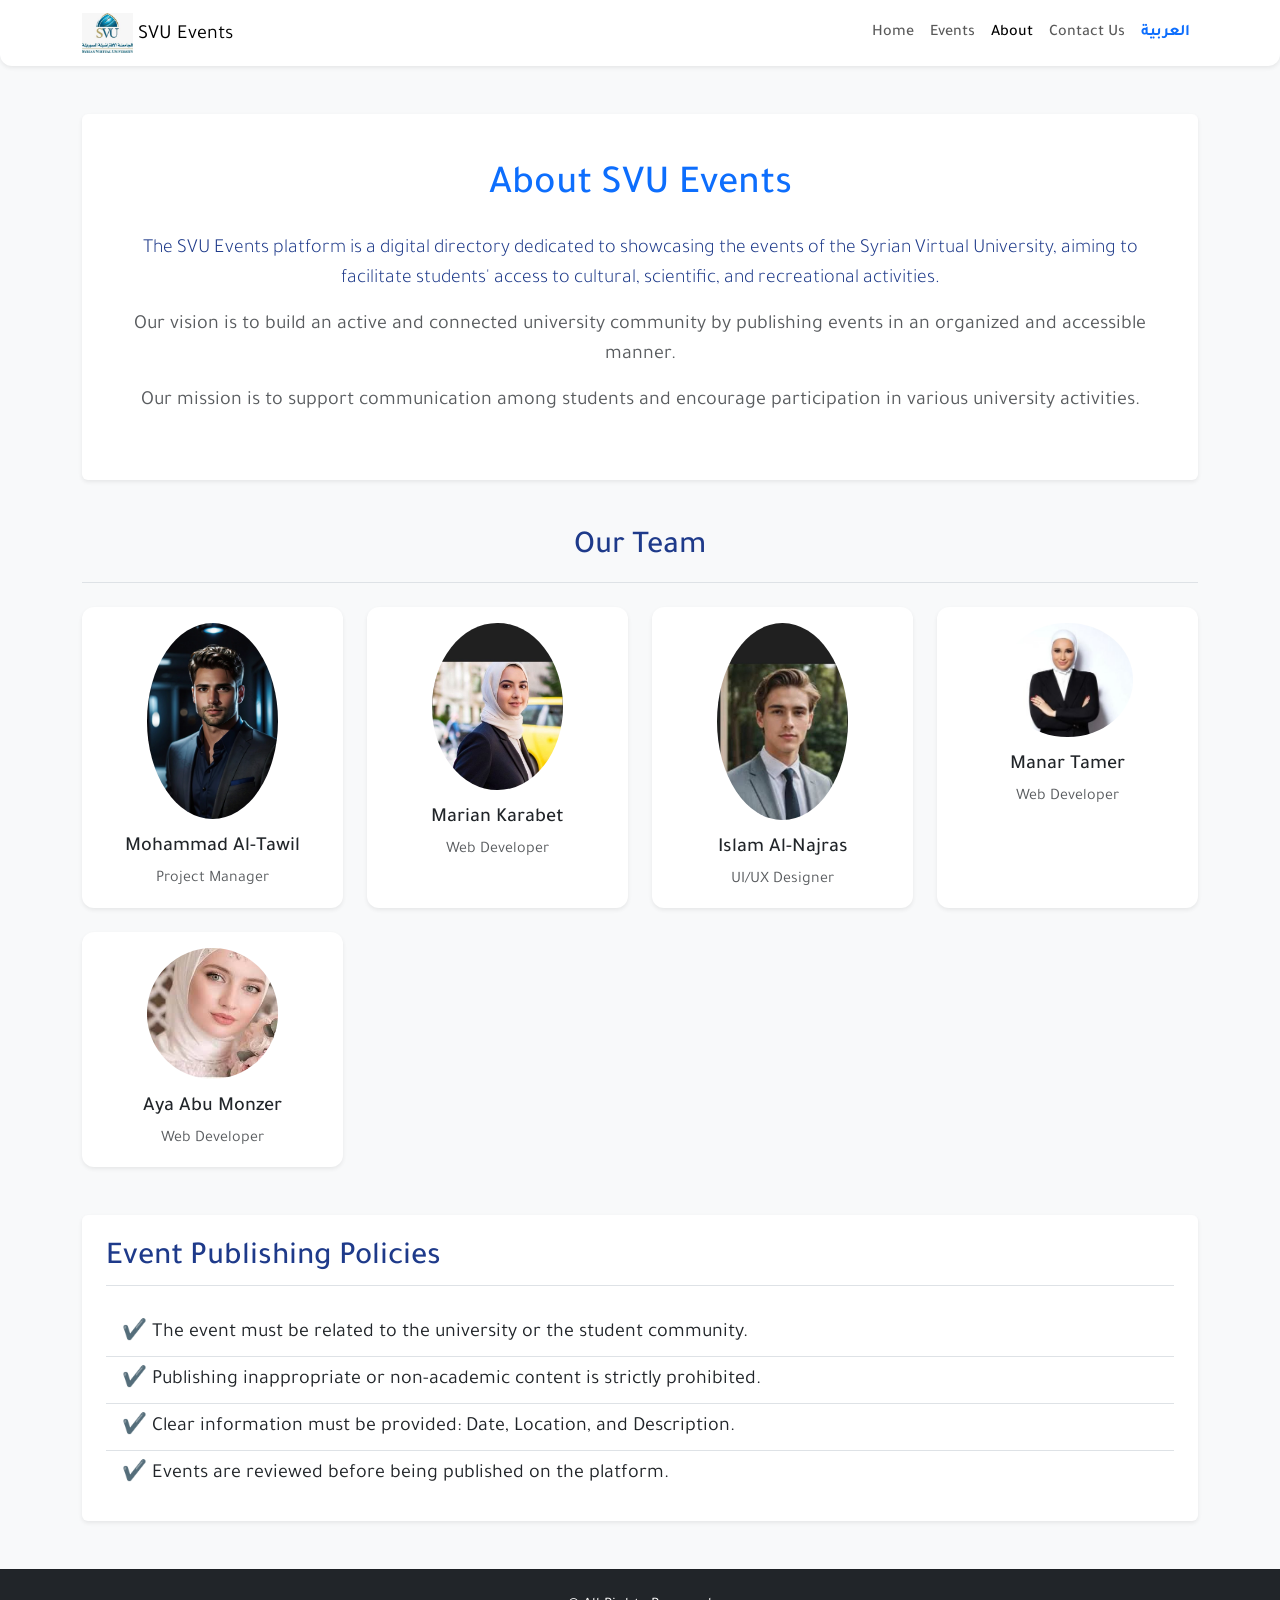
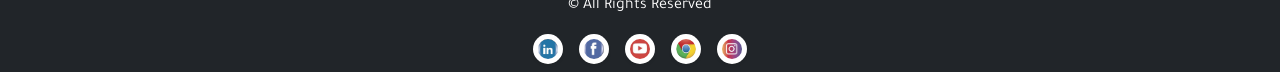
<file: about_en.html>
<!DOCTYPE html>
<html lang="en" dir="ltr">
<head>
    <meta charset="UTF-8">
    <meta name="viewport" content="width=device-width, initial-scale=1.0">
    <title>Events Directory | About</title>

    <link rel="stylesheet" href="https://cdn.jsdelivr.net/npm/bootstrap@5.3.0/dist/css/bootstrap.min.css">
    <link href="https://fonts.googleapis.com/css2?family=Tajawal&family=Cairo&display=swap" rel="stylesheet">
    <link rel="stylesheet" href="assets/css/styles.css">
</head>

<body class="bg-light">

    <header>
        <nav class="navbar navbar-expand-lg navbar-light bg-white shadow-sm">
            <div class="container">
                <a class="navbar-brand" href="index_en.html">
                    <img src="assets/img/logo.png" alt="SVU Events" height="40">
                    SVU Events
                </a>
                <button class="navbar-toggler" type="button" data-bs-toggle="collapse" data-bs-target="#navbarNav">
                    <span class="navbar-toggler-icon"></span>
                </button>
                <div class="collapse navbar-collapse" id="navbarNav">
                    <ul class="navbar-nav ms-auto">
                        <li class="nav-item">
                            <a class="nav-link" href="index_en.html">Home</a></li>
                        <li class="nav-item">
                            <a class="nav-link" href="events_en.html">Events</a></li>
                        <li class="nav-item">
                            <a class="nav-link active" href="about_en.html">About</a></li>
                        <li class="nav-item">
                            <a class="nav-link" href="contact_en.html">Contact Us</a></li>
                        <li class="nav-item">
                            <a class="nav-link fw-bold text-primary" href="about.html">العربية</a></li>
                    </ul>
                </div>
            </div>
        </nav>
    </header>

    <main class="container mt-5 mb-5">

        <section class="mb-5 text-center bg-white p-5 rounded shadow-sm">
            <h1 class="mb-4 text-primary">About SVU Events</h1>
            <p class="lead">The SVU Events platform is a digital directory dedicated to showcasing the events of the Syrian Virtual University, aiming to facilitate students' access to cultural, scientific, and recreational activities.</p>
            <p class="fs-5 text-muted">Our vision is to build an active and connected university community by publishing events in an organized and accessible manner.</p>
            <p class="fs-5 text-muted">Our mission is to support communication among students and encourage participation in various university activities.</p>
        </section>

        <section class="mb-5">
            <h2 class="mb-4 text-center border-bottom pb-3">Our Team</h2>
            <div class="row g-4 text-center">
                
                <div class="col-md-3 col-sm-6">
                    <div class="card border-0 shadow-sm h-100">
                        <img src="assets/img/team1.png" class="card-img-top w-50 mx-auto mt-3 rounded-circle" alt="Mohammad Al-Tawil">
                        <div class="card-body">
                            <h3 class="card-title h5">Mohammad Al-Tawil</h3>
                            <p class="card-text text-muted">Project Manager</p>
                        </div>
                    </div>
                </div>

                <div class="col-md-3 col-sm-6">
                    <div class="card border-0 shadow-sm h-100">
                        <img src="assets/img/team2.png" class="card-img-top w-50 mx-auto mt-3 rounded-circle" alt="Marian Karabet">
                        <div class="card-body">
                            <h3 class="card-title h5">Marian Karabet</h3>
                            <p class="card-text text-muted">Web Developer</p>
                        </div>
                    </div>
                </div>

                <div class="col-md-3 col-sm-6">
                    <div class="card border-0 shadow-sm h-100">
                        <img src="assets/img/team5.png" class="card-img-top w-50 mx-auto mt-3 rounded-circle" alt="Islam Al-Najras">
                        <div class="card-body">
                            <h3 class="card-title h5">Islam Al-Najras</h3>
                            <p class="card-text text-muted">UI/UX Designer</p>
                        </div>
                    </div>
                </div>

                <div class="col-md-3 col-sm-6">
                    <div class="card border-0 shadow-sm h-100">
                        <img src="assets/img/team3.png" class="card-img-top w-50 mx-auto mt-3 rounded-circle" alt="Manar Tamer">
                        <div class="card-body">
                            <h3 class="card-title h5">Manar Tamer</h3>
                            <p class="card-text text-muted">Web Developer</p>
                        </div>
                    </div>
                </div>


                <div class="col-md-3 col-sm-6">
                    <div class="card border-0 shadow-sm h-100">
                        <img src="assets/img/team4.png" class="card-img-top w-50 mx-auto mt-3 rounded-circle" alt="Aya Abu Monzer">
                        <div class="card-body">
                            <h3 class="card-title h5">Aya Abu Monzer</h3>
                            <p class="card-text text-muted">Web Developer</p>
                        </div>
                    </div>
                </div>
            </div>
        </section>

        <section class="bg-white p-4 rounded shadow-sm">
            <h2 class="mb-4 border-bottom pb-2">Event Publishing Policies</h2>
            <ul class="list-group list-group-flush fs-5">
                <li class="list-group-item bg-transparent">✔️ The event must be related to the university or the student community.</li>
                <li class="list-group-item bg-transparent">✔️ Publishing inappropriate or non-academic content is strictly prohibited.</li>
                <li class="list-group-item bg-transparent">✔️ Clear information must be provided: Date, Location, and Description.</li>
                <li class="list-group-item bg-transparent">✔️ Events are reviewed before being published on the platform.</li>
            </ul>
        </section>

    </main>

    <footer class="bg-dark text-white pt-4 pb-2 mt-auto">
        <div class="container text-center">
            <p>© All Rights Reserved</p>
            <div class="d-flex justify-content-center gap-3 mt-3">
                <a href="#">   
                    <img src="assets/img/linkedin.png" alt="LinkedIn" width="30"></a>
                <a href="#">
                    
                <img src="assets/img/facebook.png" alt="Facebook" width="30"></a>
                <a href="#">
                <img src="assets/img/youtube.png" alt="YouTube" width="30"></a>
                <a href="#">
                    <img src="assets/img/google.png" alt="SVU" width="30"></a>
                <a href="#">
                    <img src="assets/img/insta.png" alt="Instagram" width="30"></a>
            </div>
        </div>
    </footer>

    <script src="https://cdn.jsdelivr.net/npm/bootstrap@5.3.0/dist/js/bootstrap.bundle.min.js"></script>
    <script src="assets/js/main.js"></script>
</body>
</html>
</file>
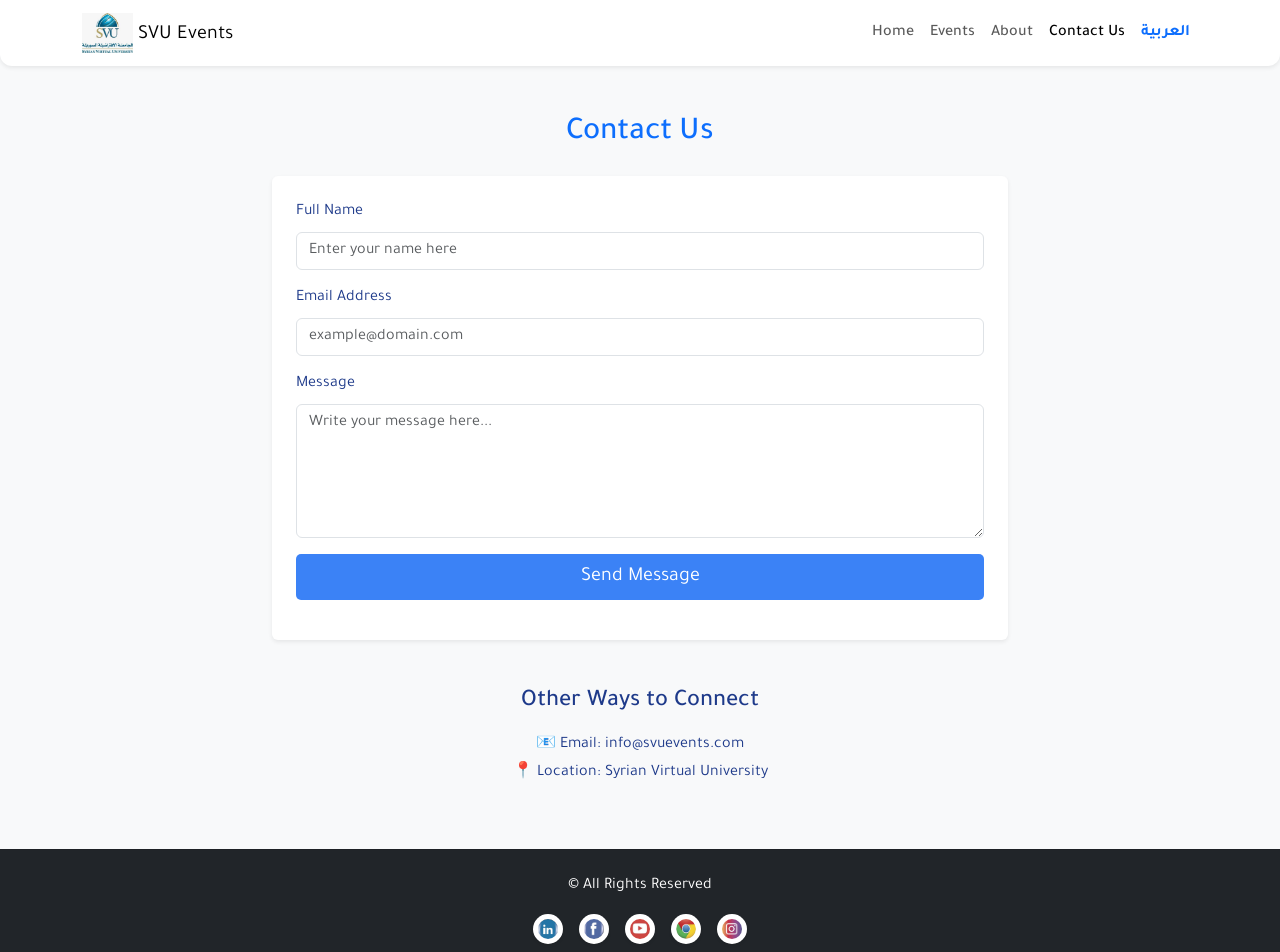
<file: contact_en.html>
<!DOCTYPE html>
<html lang="en" dir="ltr">
<head>
    <meta charset="UTF-8">
    <meta name="viewport" content="width=device-width, initial-scale=1.0">
    <title>Events Directory | Contact Us</title>

    <link rel="stylesheet" href="https://cdn.jsdelivr.net/npm/bootstrap@5.3.0/dist/css/bootstrap.min.css">
    
    <link href="https://fonts.googleapis.com/css2?family=Tajawal&family=Cairo&display=swap" rel="stylesheet">
    
    <link rel="stylesheet" href="assets/css/styles.css">
</head>
<body class="bg-light d-flex flex-column min-vh-100">

    <header>
        <nav class="navbar navbar-expand-lg navbar-light bg-white shadow-sm">
            <div class="container">
                <a class="navbar-brand" href="index_en.html">
                    <img src="assets/img/logo.png" alt="SVU Events" height="40">
                    SVU Events
                </a>
                <button class="navbar-toggler" type="button" data-bs-toggle="collapse" data-bs-target="#navbarNav">
                    <span class="navbar-toggler-icon"></span>
                </button>
                <div class="collapse navbar-collapse" id="navbarNav">
                    <ul class="navbar-nav ms-auto">
                        <li class="nav-item">
                            <a class="nav-link" href="index_en.html">Home</a></li>
                        <li class="nav-item">
                            <a class="nav-link" href="events_en.html">Events</a></li>
                        <li class="nav-item">
                            <a class="nav-link" href="about_en.html">About</a></li>
                        <li class="nav-item">
                            
                            <a class="nav-link active" href="contact_en.html">Contact Us</a></li>
                        <li class="nav-item">
                            <a class="nav-link fw-bold text-primary" href="contact.html">العربية</a></li>
                    </ul>
                </div>
            </div>
        </nav>
    </header>

    <main class="container mt-5 mb-5 flex-grow-1">
        <div class="row justify-content-center">
            <div class="col-md-8">
                <h2 class="mb-4 text-center text-primary">Contact Us</h2>
                
                <div class="bg-white p-4 rounded shadow-sm">
                    <form id="contactForm">
                        <div class="mb-3">
                            <label for="name" class="form-label">Full Name</label>
                            <input type="text" id="name" class="form-control" placeholder="Enter your name here">
                        </div>
                        
                        <div class="mb-3">
                            <label for="email" class="form-label">Email Address</label>
                            <input type="email" id="email" class="form-control" placeholder="example@domain.com">
                        </div>
                        
                        <div class="mb-3">
                            <label for="message" class="form-label">Message</label>
                            <textarea id="message" class="form-control" rows="5" placeholder="Write your message here..."></textarea>
                        </div>
                        
                        <button type="submit" class="btn btn-primary w-100 fs-5">Send Message</button>
                        
                        <div id="alertBox" class="mt-3"></div>
                    </form>
                </div>

                <div class="mt-5 text-center">
                    <h4 class="mb-3">Other Ways to Connect</h4>
                    <p class="mb-1">📧 Email: info@svuevents.com</p>
                    <p>📍 Location: Syrian Virtual University</p>
                </div>
            </div>
        </div>
    </main>

    <footer class="bg-dark text-white pt-4 pb-2 mt-auto">
        <div class="container text-center">
            <p>© All Rights Reserved</p>
            <div class="d-flex justify-content-center gap-3 mt-3">
                <a href="#"><img src="assets/img/linkedin.png" alt="LinkedIn" width="30"></a>
                <a href="#"><img src="assets/img/facebook.png" alt="Facebook" width="30"></a>
                <a href="#"><img src="assets/img/youtube.png" alt="YouTube" width="30"></a>
                <a href="#"><img src="assets/img/google.png" alt="SVU" width="30"></a>
                <a href="#"><img src="assets/img/insta.png" alt="Instagram" width="30"></a>
            </div>
        </div>
    </footer>

    <script src="https://cdn.jsdelivr.net/npm/bootstrap@5.3.0/dist/js/bootstrap.bundle.min.js"></script>
    <script src="assets/js/main.js"></script>
</body>
</html>
</file>
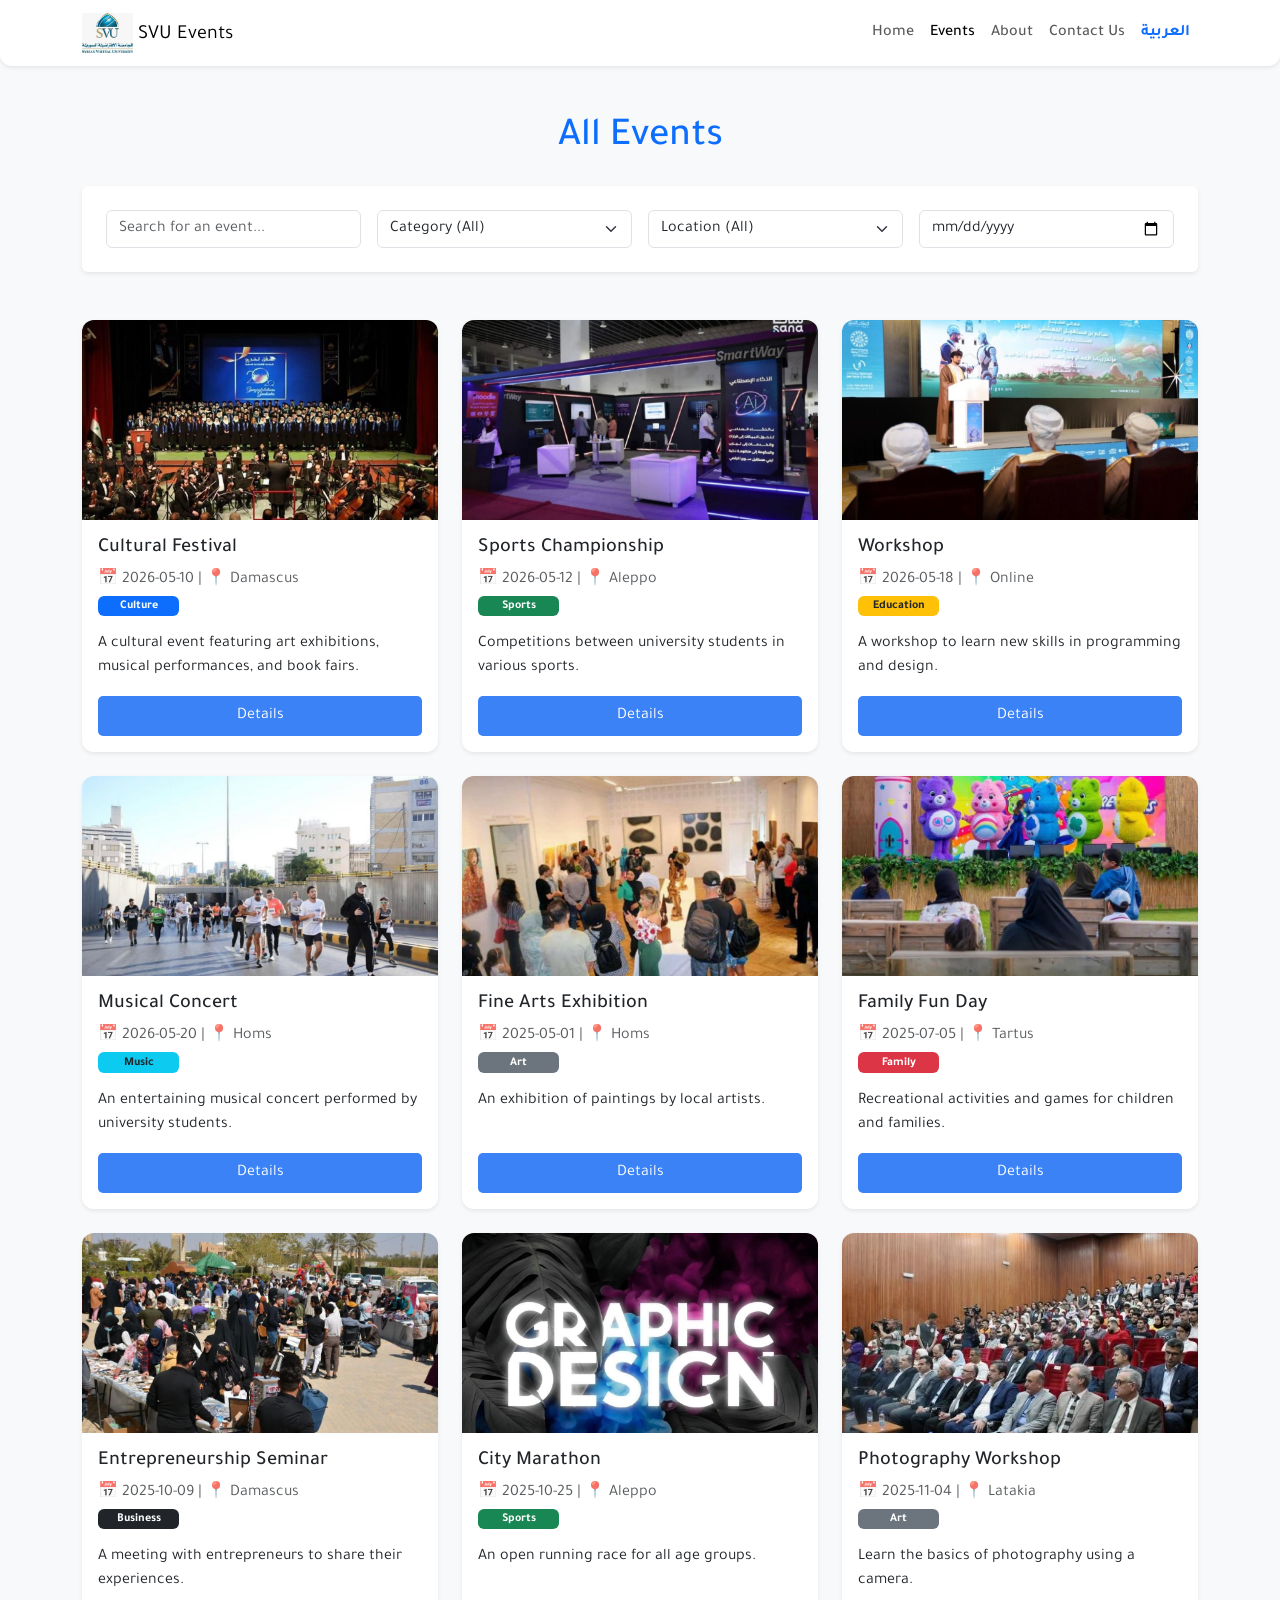
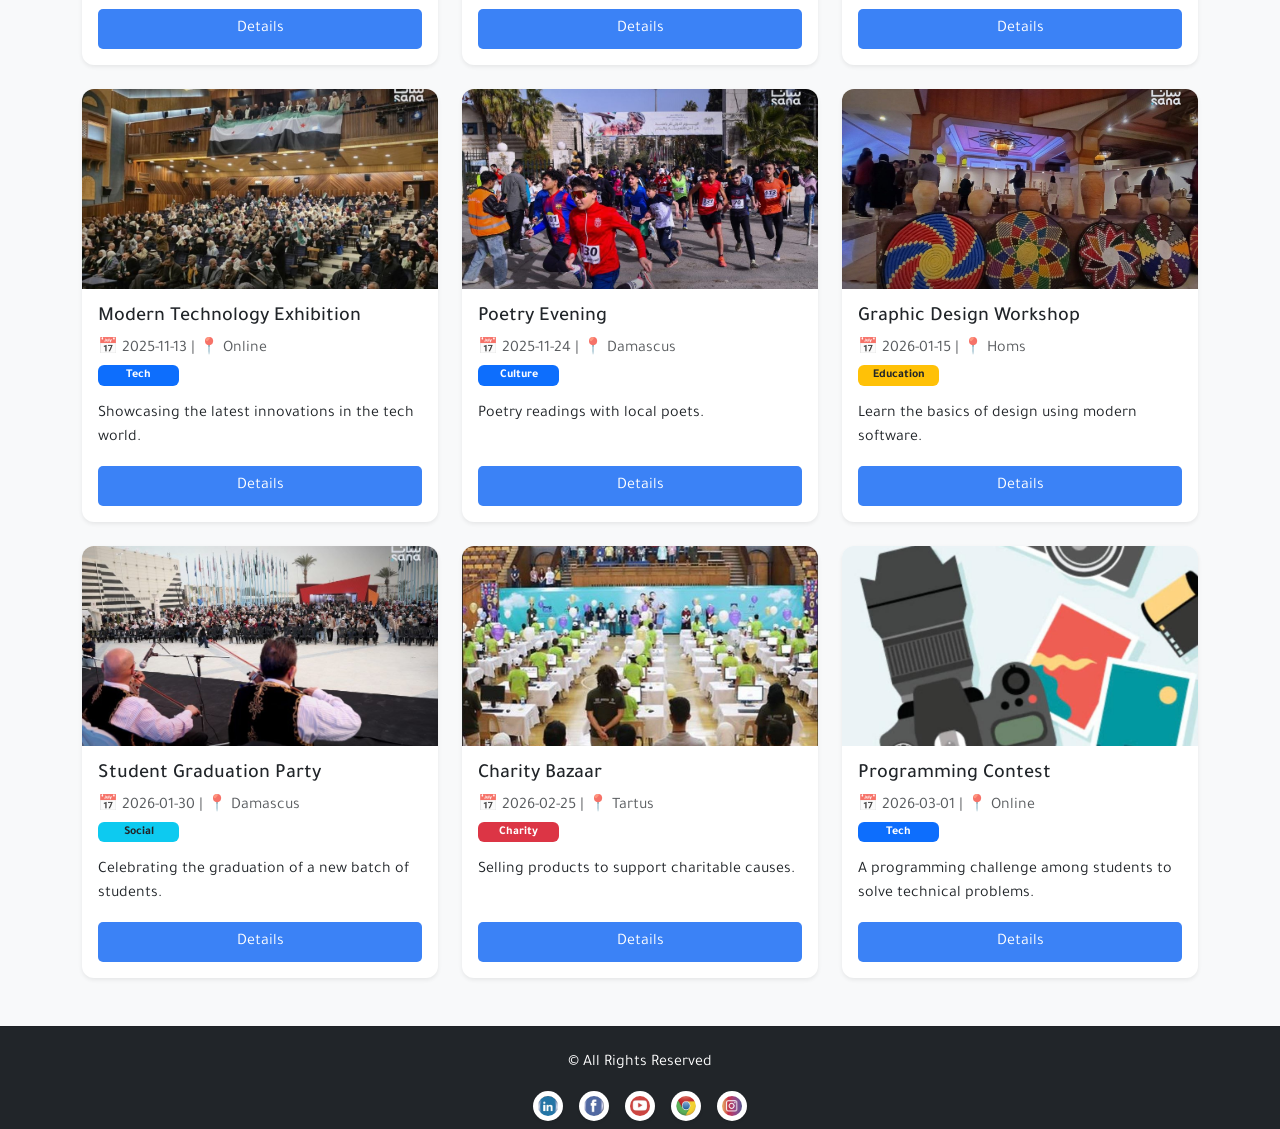
<file: events_en.html>
<!DOCTYPE html>
<html lang="en" dir="ltr">
<head>
    <meta charset="UTF-8">
    <meta name="viewport" content="width=device-width, initial-scale=1.0">
    <title>Events Directory | All Events</title>

    <link rel="stylesheet" href="https://cdn.jsdelivr.net/npm/bootstrap@5.3.0/dist/css/bootstrap.min.css">
    <link href="https://fonts.googleapis.com/css2?family=Tajawal&family=Cairo&display=swap" rel="stylesheet">
    <link rel="stylesheet" href="assets/css/styles.css">
</head>

<body class="bg-light">

    <header>
        <nav class="navbar navbar-expand-lg navbar-light bg-white shadow-sm">
            <div class="container">
                <a class="navbar-brand" href="index_en.html">
                    <img src="assets/img/logo.png" alt="SVU Events" height="40">
                    SVU Events
                </a>
                <button class="navbar-toggler" type="button" data-bs-toggle="collapse" data-bs-target="#navbarNav">
                    <span class="navbar-toggler-icon"></span>
                </button>
                <div class="collapse navbar-collapse" id="navbarNav">
                    <ul class="navbar-nav ms-auto">
                        <li class="nav-item"> 
                            <a class="nav-link" href="index_en.html">Home</a></li>
                        <li class="nav-item">
                            <a class="nav-link active" href="events_en.html">Events</a></li>
                        <li class="nav-item">
                            <a class="nav-link" href="about_en.html">About</a></li>
                        <li class="nav-item">
                            <a class="nav-link" href="contact_en.html">Contact Us</a></li>
                        <li class="nav-item">
                            <a class="nav-link fw-bold text-primary" href="events.html">العربية</a></li>
                    </ul>
                </div>
            </div>
        </nav>
    </header>

    <main class="container mt-5 mb-5">

        <h1 class="mb-4 text-primary text-center">All Events</h1>

        <section class="bg-white p-4 rounded shadow-sm mb-5">
            <div class="row g-3">
                <div class="col-md-3">
                    <input type="text" class="form-control" placeholder="Search for an event...">
                </div>
                <div class="col-md-3">
                    <select id="categoryFilter" class="form-select">
                        <option selected>Category (All)</option>
                        <option>Culture</option>
                        <option>Sports</option>
                        <option>Education</option>
                        <option>Music</option>
                         <option>art</option>
                        <option>family</option>
                        <option>Business</option>
                        <option>technique</option>
                        <option>Charity</option>
                        <option>social</option>
                    </select>
                </div>
                <div class="col-md-3">
                    <select class="form-select">
                        <option selected>Location (All)</option>
                        <option>Damascus</option>
                        <option>Aleppo</option>
                        <option>Homs</option>
                        <option>Online</option>
                    </select>
                </div>
                <div class="col-md-3">
                    <input type="date" class="form-control">
                </div>
            </div>
        </section>

        <section>
            <div class="row g-4">
                
                <div class="col-md-4 col-sm-6">
                    <div class="card h-100 shadow-sm border-0">
                        <img src="assets/img/event1.jpg" class="card-img-top" alt="Cultural Festival" style="height: 200px; object-fit: cover;">
                        <div class="card-body d-flex flex-column">
                            <h3 class="card-title h5">Cultural Festival</h3>
                            <p class="text-muted mb-1">📅 2026-05-10 | 📍 Damascus</p>
                            <p class="badge bg-primary w-25">Culture</p>
                            <p class="card-text flex-grow-1">A cultural event featuring art exhibitions, musical performances, and book fairs.</p>
                            <a href="event_en.html?id=1" class="btn btn-outline-primary mt-auto">Details</a>
                        </div>
                    </div>
                </div>

                <div class="col-md-4 col-sm-6">
                    <div class="card h-100 shadow-sm border-0">
                        <img src="assets/img/event2.jpg" class="card-img-top" alt="Sports Championship" style="height: 200px; object-fit: cover;">
                        <div class="card-body d-flex flex-column">
                            <h3 class="card-title h5">Sports Championship</h3>
                            <p class="text-muted mb-1">📅 2026-05-12 | 📍 Aleppo</p>
                            <p class="badge bg-success w-25">Sports</p>
                            <p class="card-text flex-grow-1">Competitions between university students in various sports.</p>
                            <a href="event_en.html?id=2" class="btn btn-outline-primary mt-auto">Details</a>
                        </div>
                    </div>
                </div>

                <div class="col-md-4 col-sm-6">
                    <div class="card h-100 shadow-sm border-0">
                        <img src="assets/img/event3.jpg" class="card-img-top" alt="Workshop" style="height: 200px; object-fit: cover;">
                        <div class="card-body d-flex flex-column">
                            <h3 class="card-title h5">Workshop</h3>
                            <p class="text-muted mb-1">📅 2026-05-18 | 📍 Online</p>
                            <p class="badge bg-warning text-dark w-25">Education</p>
                            <p class="card-text flex-grow-1">A workshop to learn new skills in programming and design.</p>
                            <a href="event_en.html?id=3" class="btn btn-outline-primary mt-auto">Details</a>
                        </div>
                    </div>
                </div>

                <div class="col-md-4 col-sm-6">
                    <div class="card h-100 shadow-sm border-0">
                        <img src="assets/img/event4.jpg" class="card-img-top" alt="Musical Concert" style="height: 200px; object-fit: cover;">
                        <div class="card-body d-flex flex-column">
                            <h3 class="card-title h5">Musical Concert</h3>
                            <p class="text-muted mb-1">📅 2026-05-20 | 📍 Homs</p>
                            <p class="badge bg-info text-dark w-25">Music</p>
                            <p class="card-text flex-grow-1">An entertaining musical concert performed by university students.</p>
                            <a href="event_en.html?id=4" class="btn btn-outline-primary mt-auto">Details</a>
                        </div>
                    </div>
                </div>

                <div class="col-md-4 col-sm-6">
                    <div class="card h-100 shadow-sm border-0">
                        <img src="assets/img/event5.jpg" class="card-img-top" alt="Fine Arts Exhibition" style="height: 200px; object-fit: cover;">
                        <div class="card-body d-flex flex-column">
                            <h3 class="card-title h5">Fine Arts Exhibition</h3>
                            <p class="text-muted mb-1">📅 2025-05-01 | 📍 Homs</p>
                            <p class="badge bg-secondary w-25">Art</p>
                            <p class="card-text flex-grow-1">An exhibition of paintings by local artists.</p>
                            <a href="event_en.html?id=5" class="btn btn-outline-primary mt-auto">Details</a>
                        </div>
                    </div>
                </div>

                <div class="col-md-4 col-sm-6">
                    <div class="card h-100 shadow-sm border-0">
                        <img src="assets/img/event6.jpg" class="card-img-top" alt="Family Fun Day" style="height: 200px; object-fit: cover;">
                        <div class="card-body d-flex flex-column">
                            <h3 class="card-title h5">Family Fun Day</h3>
                            <p class="text-muted mb-1">📅 2025-07-05 | 📍 Tartus</p>
                            <p class="badge bg-danger w-25">Family</p>
                            <p class="card-text flex-grow-1">Recreational activities and games for children and families.</p>
                            <a href="event_en.html?id=6" class="btn btn-outline-primary mt-auto">Details</a>
                        </div>
                    </div>
                </div>

                 <div class="col-md-4 col-sm-6">
                    <div class="card h-100 shadow-sm border-0">
                        <img src="assets/img/event7.jpg" class="card-img-top" alt="Entrepreneurship Seminar" style="height: 200px; object-fit: cover;">
                        <div class="card-body d-flex flex-column">
                            <h3 class="card-title h5">Entrepreneurship Seminar</h3>
                            <p class="text-muted mb-1">📅 2025-10-09 | 📍 Damascus</p>
                            <p class="badge bg-dark w-25">Business</p>
                            <p class="card-text flex-grow-1">A meeting with entrepreneurs to share their experiences.</p>
                            <a href="event_en.html?id=7" class="btn btn-outline-primary mt-auto">Details</a>
                        </div>
                    </div>
                </div>

                <div class="col-md-4 col-sm-6">
                    <div class="card h-100 shadow-sm border-0">
                        <img src="assets/img/event8.jpg" class="card-img-top" alt="City Marathon" style="height: 200px; object-fit: cover;">
                        <div class="card-body d-flex flex-column">
                            <h3 class="card-title h5">City Marathon</h3>
                            <p class="text-muted mb-1">📅 2025-10-25 | 📍 Aleppo</p>
                            <p class="badge bg-success w-25">Sports</p>
                            <p class="card-text flex-grow-1">An open running race for all age groups.</p>
                            <a href="event_en.html?id=8" class="btn btn-outline-primary mt-auto">Details</a>
                        </div>
                    </div>
                </div>

                <div class="col-md-4 col-sm-6">
                    <div class="card h-100 shadow-sm border-0">
                        <img src="assets/img/event9.jpg" class="card-img-top" alt="Photography Workshop" style="height: 200px; object-fit: cover;">
                        <div class="card-body d-flex flex-column">
                            <h3 class="card-title h5">Photography Workshop</h3>
                            <p class="text-muted mb-1">📅 2025-11-04 | 📍 Latakia</p>
                            <p class="badge bg-secondary w-25">Art</p>
                            <p class="card-text flex-grow-1">Learn the basics of photography using a camera.</p>
                            <a href="event_en.html?id=9" class="btn btn-outline-primary mt-auto">Details</a>
                        </div>
                    </div>
                </div>

                 <div class="col-md-4 col-sm-6">
                    <div class="card h-100 shadow-sm border-0">
                        <img src="assets/img/event10.jpg" class="card-img-top" alt="Modern Technology Exhibition" style="height: 200px; object-fit: cover;">
                        <div class="card-body d-flex flex-column">
                            <h3 class="card-title h5">Modern Technology Exhibition</h3>
                            <p class="text-muted mb-1">📅 2025-11-13 | 📍 Online</p>
                            <p class="badge bg-primary w-25">Tech</p>
                            <p class="card-text flex-grow-1">Showcasing the latest innovations in the tech world.</p>
                            <a href="event_en.html?id=10" class="btn btn-outline-primary mt-auto">Details</a>
                        </div>
                    </div>
                </div>

                <div class="col-md-4 col-sm-6">
                    <div class="card h-100 shadow-sm border-0">
                        <img src="assets/img/event11.jpg" class="card-img-top" alt="Poetry Evening" style="height: 200px; object-fit: cover;">
                        <div class="card-body d-flex flex-column">
                            <h3 class="card-title h5">Poetry Evening</h3>
                            <p class="text-muted mb-1">📅 2025-11-24 | 📍 Damascus</p>
                            <p class="badge bg-primary w-25">Culture</p>
                            <p class="card-text flex-grow-1">Poetry readings with local poets.</p>
                            <a href="event_en.html?id=11" class="btn btn-outline-primary mt-auto">Details</a>
                        </div>
                    </div>
                </div>

                <div class="col-md-4 col-sm-6">
                    <div class="card h-100 shadow-sm border-0">
                        <img src="assets/img/event12.jpg" class="card-img-top" alt="Graphic Design Workshop" style="height: 200px; object-fit: cover;">
                        <div class="card-body d-flex flex-column">
                            <h3 class="card-title h5">Graphic Design Workshop</h3>
                            <p class="text-muted mb-1">📅 2026-01-15 | 📍 Homs</p>
                            <p class="badge bg-warning text-dark w-25">Education</p>
                            <p class="card-text flex-grow-1">Learn the basics of design using modern software.</p>
                            <a href="event_en.html?id=12" class="btn btn-outline-primary mt-auto">Details</a>
                        </div>
                    </div>
                </div>

                 <div class="col-md-4 col-sm-6">
                    <div class="card h-100 shadow-sm border-0">
                        <img src="assets/img/event13.jpg" class="card-img-top" alt="Student Graduation Party" style="height: 200px; object-fit: cover;">
                        <div class="card-body d-flex flex-column">
                            <h3 class="card-title h5">Student Graduation Party</h3>
                            <p class="text-muted mb-1">📅 2026-01-30 | 📍 Damascus</p>
                            <p class="badge bg-info text-dark w-25">Social</p>
                            <p class="card-text flex-grow-1">Celebrating the graduation of a new batch of students.</p>
                            <a href="event_en.html?id=13" class="btn btn-outline-primary mt-auto">Details</a>
                        </div>
                    </div>
                </div>

                <div class="col-md-4 col-sm-6">
                    <div class="card h-100 shadow-sm border-0">
                        <img src="assets/img/event14.jpg" class="card-img-top" alt="Charity Bazaar" style="height: 200px; object-fit: cover;">
                        <div class="card-body d-flex flex-column">
                            <h3 class="card-title h5">Charity Bazaar</h3>
                            <p class="text-muted mb-1">📅 2026-02-25 | 📍 Tartus</p>
                            <p class="badge bg-danger w-25">Charity</p>
                            <p class="card-text flex-grow-1">Selling products to support charitable causes.</p>
                            <a href="event_en.html?id=14" class="btn btn-outline-primary mt-auto">Details</a>
                        </div>
                    </div>
                </div>

                <div class="col-md-4 col-sm-6">
                    <div class="card h-100 shadow-sm border-0">
                        <img src="assets/img/event15.jpg" class="card-img-top" alt="Programming Contest" style="height: 200px; object-fit: cover;">
                        <div class="card-body d-flex flex-column">
                            <h3 class="card-title h5">Programming Contest</h3>
                            <p class="text-muted mb-1">📅 2026-03-01 | 📍 Online</p>
                            <p class="badge bg-primary w-25">Tech</p>
                            <p class="card-text flex-grow-1">A programming challenge among students to solve technical problems.</p>
                            <a href="event_en.html?id=15" class="btn btn-outline-primary mt-auto">Details</a>
                        </div>
                    </div>
                </div>

            </div>
        </section>

    </main>

    <footer class="bg-dark text-white pt-4 pb-2 mt-auto">
        <div class="container text-center">
            <p>© All Rights Reserved</p>
            <div class="d-flex justify-content-center gap-3 mt-3">
                <a href="#"><img src="assets/img/linkedin.png" alt="LinkedIn" width="30"></a>
                <a href="#"><img src="assets/img/facebook.png" alt="Facebook" width="30"></a>
                <a href="#"><img src="assets/img/youtube.png" alt="YouTube" width="30"></a>
                <a href="#"><img src="assets/img/google.png" alt="SVU" width="30"></a>
                <a href="#"><img src="assets/img/insta.png" alt="Instagram" width="30"></a>
            </div>
        </div>
    </footer>

    <script src="https://cdn.jsdelivr.net/npm/bootstrap@5.3.0/dist/js/bootstrap.bundle.min.js"></script>
    <script src="assets/js/main.js"></script>
</body>
</html>
</file>
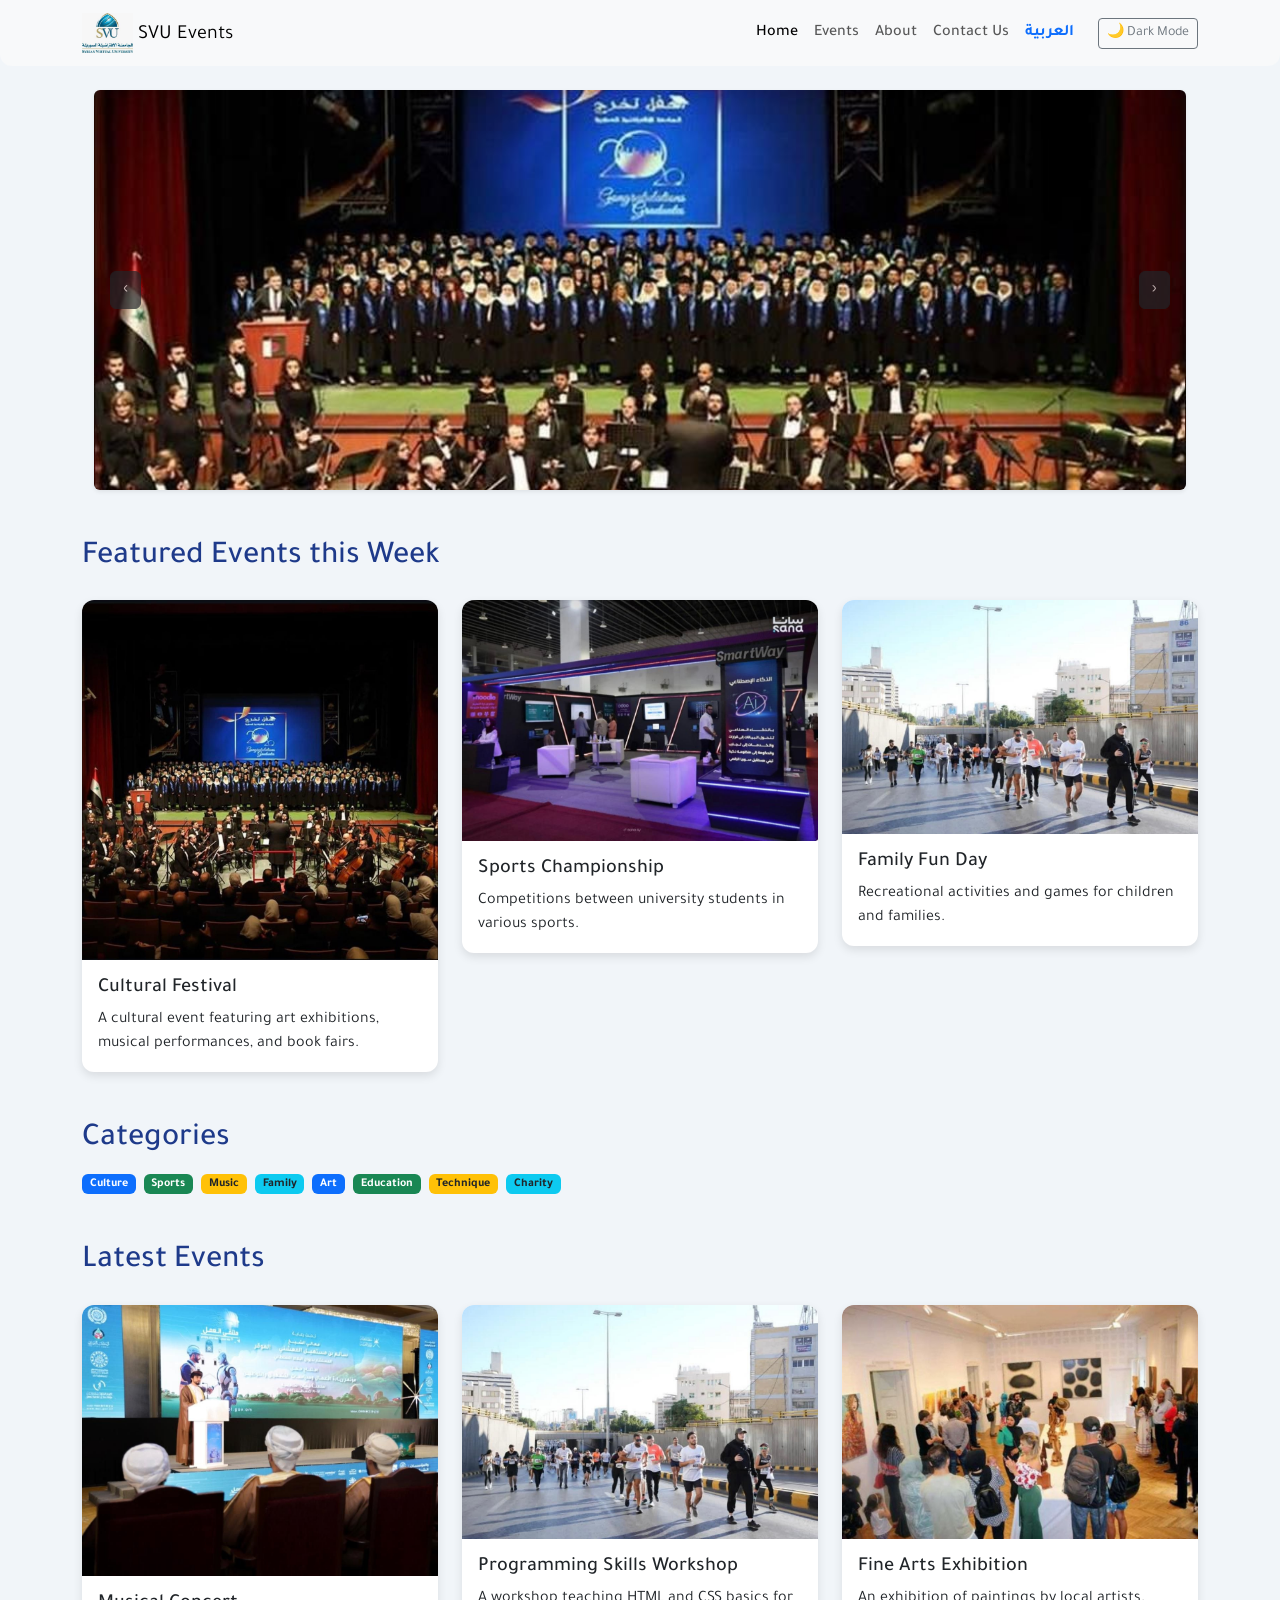
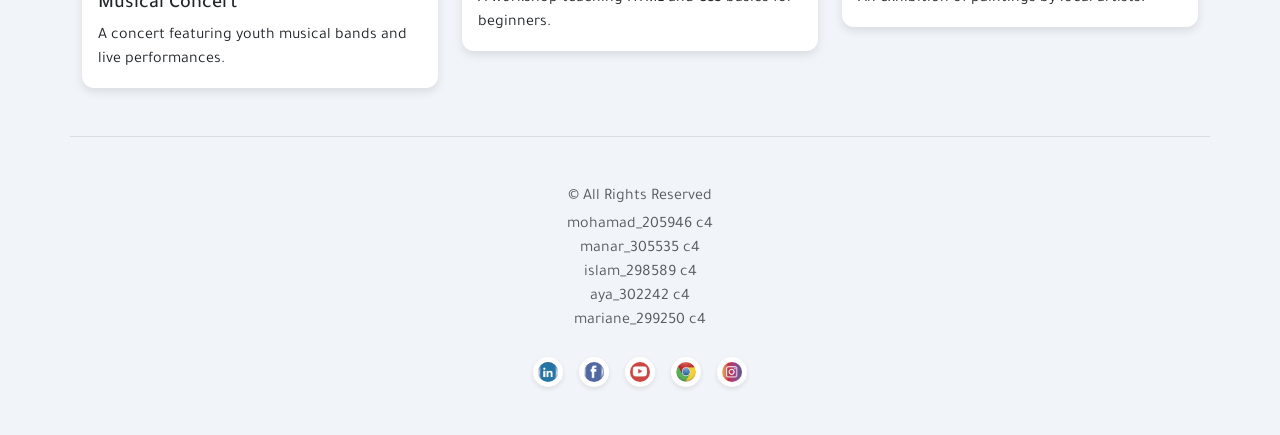
<file: index_en.html>
<!DOCTYPE html>
<html lang="en" dir="ltr">
<head>
    <meta charset="UTF-8">
    <meta name="viewport" content="width=device-width, initial-scale=1.0">
    <title>SVU Events Directory</title>
    

    <link rel="stylesheet" href="https://cdn.jsdelivr.net/npm/bootstrap@5.3.0/dist/css/bootstrap.min.css">
    
    <link href="https://fonts.googleapis.com/css2?family=Cairo&family=Tajawal&display=swap" rel="stylesheet">
    
    <link rel="stylesheet" href="assets/css/styles.css">
</head>

<body>

    <header>
        <nav class="navbar navbar-expand-lg navbar-light bg-light">
            <div class="container">
                <a class="navbar-brand" href="index_en.html">
                    <img src="assets/img/logo.png" alt="SVU Events" height="40">
                    SVU Events
                </a>
                <button class="navbar-toggler" type="button" data-bs-toggle="collapse" data-bs-target="#navbarNav">
                    <span class="navbar-toggler-icon"></span>
                </button>
                <div class="collapse navbar-collapse" id="navbarNav">
                    <ul class="navbar-nav ms-auto">
                        <li class="nav-item"> 
                            <a class="nav-link active" href="index_en.html">Home</a></li>
                        <li class="nav-item"> 
                            <a class="nav-link" href="events.html">Events</a></li>
                        <li class="nav-item"> 
                            <a class="nav-link" href="about.html">About</a></li>
                        <li class="nav-item"> 
                            <a class="nav-link" href="contact.html">Contact Us</a></li>
                        <li class="nav-item">
                             <!-- زر العودة للغة العربية -->
                             <a class="nav-link fw-bold text-primary" href="index.html">العربية</a></li>    
                    </ul>
                    <button id="darkModeToggle" class="btn btn-sm btn-outline-secondary ms-3">🌙 Dark Mode</button>
                </div>
            </div>
        </nav>
    </header>

    <main class="container mt-4">
        <div class="container mb-5">
            <div class="position-relative shadow-sm rounded overflow-hidden">
                <img id="slider" src="assets/img/event1.jpg" class="img-fluid w-100" style="height:400px; object-fit:cover;" alt="Featured Events">
                <button onclick="prevSlide()" class="btn btn-dark position-absolute top-50 start-0 translate-middle-y ms-3" style="opacity: 0.7;">‹</button>
                <button onclick="nextSlide()" class="btn btn-dark position-absolute top-50 end-0 translate-middle-y me-3" style="opacity: 0.7;">›</button>
            </div>
        </div>

        <section class="mb-5">
            <h2 class="mb-4">Featured Events this Week</h2>
            <div class="row g-4">
                <div class="col-md-4">
                    <div class="card">
                        <img src="assets/img/event1.jpg" class="card-img-top" alt="Cultural Festival">
                        <div class="card-body">
                            <h3 class="card-title h5">Cultural Festival</h3>
                            <p class="card-text">A cultural event featuring art exhibitions, musical performances, and book fairs.</p>
                        </div>
                    </div>
                </div>
                <div class="col-md-4">
                    <div class="card">
                        <img src="assets/img/event2.jpg" class="card-img-top" alt="Sports Championship">
                        <div class="card-body">
                            <h3 class="card-title h5">Sports Championship</h3>
                            <p class="card-text">Competitions between university students in various sports.</p>
                        </div>
                    </div>
                </div>
                <div class="col-md-4">
                    <div class="card">
                        <img src="assets/img/event4.jpg" class="card-img-top" alt="Family Fun Day">
                        <div class="card-body">
                            <h3 class="card-title h5">Family Fun Day</h3>
                            <p class="card-text">Recreational activities and games for children and families.</p>
                        </div>
                    </div>
                </div>
            </div>
        </section>

        <section class="mb-5">
            <h2 class="mb-3">Categories</h2>
            <div class="d-flex gap-2">
                <span class="badge bg-primary">Culture</span>
                <span class="badge bg-success">Sports</span>
                <span class="badge bg-warning text-dark">Music</span>
                <span class="badge bg-info text-dark">Family</span>
                 <span class="badge bg-primary">Art</span>
                <span class="badge bg-success">Education</span>
                <span class="badge bg-warning text-dark">Technique</span>
                <span class="badge bg-info text-dark">Charity</span>
            </div>
        </section>

        <section class="mb-5">
            <h2 class="mb-4">Latest Events</h2>
            <div class="row g-4">
                <div class="col-md-4">
                    <div class="card">
                        <img src="assets/img/event3.jpg" class="card-img-top" alt="Musical Concert">
                        <div class="card-body">
                            <h3 class="card-title h5">Musical Concert</h3>
                            <p class="card-text">A concert featuring youth musical bands and live performances.</p>
                        </div>
                    </div>
                </div>
                <div class="col-md-4">
                    <div class="card">
                        <img src="assets/img/event4.jpg" class="card-img-top" alt="Programming Skills Workshop">
                        <div class="card-body">
                            <h3 class="card-title h5">Programming Skills Workshop</h3>
                            <p class="card-text">A workshop teaching HTML and CSS basics for beginners.</p>
                        </div>
                    </div>
                </div>
                <div class="col-md-4">
                    <div class="card">
                        <img src="assets/img/event5.jpg" class="card-img-top" alt="Fine Arts Exhibition">
                        <div class="card-body">
                            <h3 class="card-title h5">Fine Arts Exhibition</h3>
                            <p class="card-text">An exhibition of paintings by local artists.</p>
                        </div>
                    </div>
                </div>
            </div>
        </section>

   </main>
    <footer class="container py-5 mt-5">
        <div class="row">
            
            <div class="col-12 text-center mb-4">
                <p class="text-muted mb-1">© All Rights Reserved</p>
                <p class="id text-muted mb-0" style="text-align: center !important; display: inline-block;">
                    mohamad_205946 c4 <br />
                    manar_305535 c4 <br />
                    islam_298589 c4 <br />
                    aya_302242 c4 <br />
                    mariane_299250 c4
                </p>
            </div>

            <div class="col-12 text-center">
                <div class="d-flex justify-content-center gap-3">
                    <a href="https://www.linkedin.com/school/syrian-virtual-university/">
                        <img src="assets/img/linkedin.png" alt="LinkedIn" width="30" />
                    </a>

                    <a href="https://www.facebook.com/share/1NgnBAfFuW/?mibextid=wwXIfr">
                        <img src="assets/img/facebook.png" alt="Facebook" width="30" />
                    </a>

                    <a href="http://www.youtube.com/@SyrianVirtualUniversitySVU">
                        <img src="assets/img/youtube.png" alt="YouTube" width="30" />
                    </a>

                    <a href="https://svuonline.org/">
                        <img src="assets/img/google.png" alt="SVU" width="30" />
                    </a>

                    <a href="https://www.instagram.com/syrian_virtual_university?igsh=Z3Rrb2oweGpsNmEy">
                        <img src="assets/img/insta.png" alt="Instagram" width="30" />
                    </a>
                </div>
            </div>

        </div>
    </footer>
    <script src="https://cdn.jsdelivr.net/npm/bootstrap@5.3.0/dist/js/bootstrap.bundle.min.js"></script>
    <script src="assets/js/main.js"></script>
</body>
</html>
</file>
<file: assets/css/styles.css>
/* =========================================
   إعدادات عامة والخطوط
========================================= */
body {
    background-color: #f1f5f9;
    color: #1e3a8a;
    font-family: 'Tajawal', 'Cairo', sans-serif;
}

/* =========================================
   شريط التنقل (Navbar)
========================================= */
.navbar {
    border-bottom-left-radius: 12px;
    border-bottom-right-radius: 12px;
}

.navbar-nav .nav-link {
    transition: transform 0.3s ease, color 0.3s ease;
    font-weight: 500;
}

.navbar-nav .nav-link:hover {
    color: #e67e22 !important;
    transform: translateY(-3px);
}

/* =========================================
   البطاقات (Cards)
========================================= */
.card {
    border-radius: 12px !important;
    border: none !important;
    box-shadow: 0 4px 10px rgba(0,0,0,0.1);
    transition: transform 0.3s ease, box-shadow 0.3s ease !important;
    overflow: hidden;
}

.card:hover {
    transform: translateY(-5px);
    box-shadow: 0 8px 20px rgba(0,0,0,0.15) !important;
}

/* =========================================
   الأزرار والشارات (Buttons & Badges)
========================================= */
.btn-primary, .btn-outline-primary {
    background-color: #3b82f6 !important;
    color: white !important;
    border: none !important;
    border-radius: 5px !important;
    padding: 8px 15px !important;
    transition: background-color 0.3s ease !important;
}

.btn-primary:hover, .btn-outline-primary:hover {
    background-color: #333333 !important;
    color: white !important;
}

.badge {
    cursor: pointer;
    transition: background-color 0.3s ease;
}


/* =========================================
   التذييل وأيقونات التواصل (Footer)
========================================= */
footer {
    background-color: transparent !important;
    
    border-top: 1px solid rgba(0,0,0,0.1);
}

footer a img {
    filter: grayscale(0.2);
transition: transform 0.3s ease, filter 0.3s ease;
}

footer a img:hover {
    transform: scale(1.2);
    
}
footer .id {
    text-align: center !important;
}

/* التوافق مع الوضع الليلي تلقائياً */
body.dark-mode footer {
    border-top-color: rgba(255,255,255,0.1);
    color: #ffffff;
}
/* =========================================
   الوضع الليلي (Dark Mode)
========================================= */
body.dark-mode {
    background-color: #121212 !important;
    color: #ffffff !important;
}

body.dark-mode .bg-light,
body.dark-mode .bg-white,
body.dark-mode .card,
body.dark-mode .navbar {
    background-color: #1e1e1e !important;
    color: #ffffff !important;
    border-color: #333 !important;
}

body.dark-mode .text-primary {
    color: #66b2ff !important;
}

body.dark-mode .text-muted {
    color: #aaaaaa !important;
}

body.dark-mode .navbar-brand,
body.dark-mode .nav-link {
    color: #ffffff !important;
}

body.dark-mode .form-control,
body.dark-mode .form-select {
    background-color: #2d2d2d;
    color: white;
    border-color: #444;
}

body.dark-mode .list-group-item,
body[data-bs-theme="dark"] .list-group-item {
    color: #f8f9fa !important;
}

/* تفتيح النصوص الباهتة لتصبح مقروءة بوضوح */
body.dark-mode .text-muted,
body[data-bs-theme="dark"] .text-muted {
    color: #ced4da !important;
}


body.dark-mode .badge.bg-primary, body[data-bs-theme="dark"] .badge.bg-primary {
    background-color: #0d6efd !important;
    color: #fff !important;
}

body.dark-mode .badge.bg-success, body[data-bs-theme="dark"] .badge.bg-success {
    background-color: #198754 !important;
    color: #fff !important;
}

body.dark-mode .badge.bg-warning, body[data-bs-theme="dark"] .badge.bg-warning {
    background-color: #ffc107 !important;
    color: #000 !important;
}

body.dark-mode .badge.bg-danger, body[data-bs-theme="dark"] .badge.bg-danger {
    background-color: #dc3545 !important;
    color: #fff !important;
}

body.dark-mode .badge.bg-info, body[data-bs-theme="dark"] .badge.bg-info {
    background-color: #0dcaf0 !important;
    color: #000 !important;
}

body.dark-mode .badge.bg-dark, body[data-bs-theme="dark"] .badge.bg-dark {
    background-color: #212529 !important;
    border: 1px solid #495057 !important; /* إضافة إطار خفيف لتمييزه عن الخلفية السوداء */
    color: #fff !important;
}

/* تأكيد انقلاب لون خلفية البطاقات في الوضع الليلي */
body.dark-mode .card,
body[data-bs-theme="dark"] .card {
    background-color: #212529 !important;
    color: #f8f9fa !important;
    border-color: #343a40 !important;
}
footer .d-flex img {
    border-radius: 50%; 
    background-color: white; 
    padding: 5px; /* إضافة مساحة صغيرة بين الشعار وحافة الدائرة */
    box-shadow: 0 2px 5px rgba(0,0,0,0.1); 
    transition: transform 0.3s ease; /* إضافة تأثير حركي ناعم عند التمرير */
}

/* تأثير حركي عند تمرير الماوس فوق الأيقونة */
footer .d-flex a:hover img {
    transform: scale(1.1); /* تكبير الأيقونة قليلاً */
}
footer .d-flex img {
    border-radius: 50% !important; /* فرض الشكل الدائري لقص الزوايا الملونة */
    object-fit: cover !important; 
    aspect-ratio: 1 / 1 !important; /* فرض التناسب المربع 1:1 قبل القص الدائري */
    transition: transform 0.3s ease; /* تأثير ناعم عند تمرير الماوس */
}

/* تأثير تكبير بسيط عند التمرير */
footer .d-flex a:hover img {
    transform: scale(1.15);
}

body.dark-mode .form-control,
body[data-bs-theme="dark"] .form-control {
    background-color: #2b3035 !important; 
    color: #f8f9fa !important; 
    border-color: #495057 !important; 
}

body.dark-mode .form-control::placeholder,
body[data-bs-theme="dark"] .form-control::placeholder {
    color: #adb5bd !important; 
    opacity: 1 !important; 
}

body.dark-mode .form-control:focus,
body[data-bs-theme="dark"] .form-control:focus {
    background-color: #2b3035 !important;
    color: #f8f9fa !important;
    border-color: #86b7fe !important; 
    box-shadow: 0 0 0 0.25rem rgba(13, 110, 253, 0.25) !important;
}
</file>
